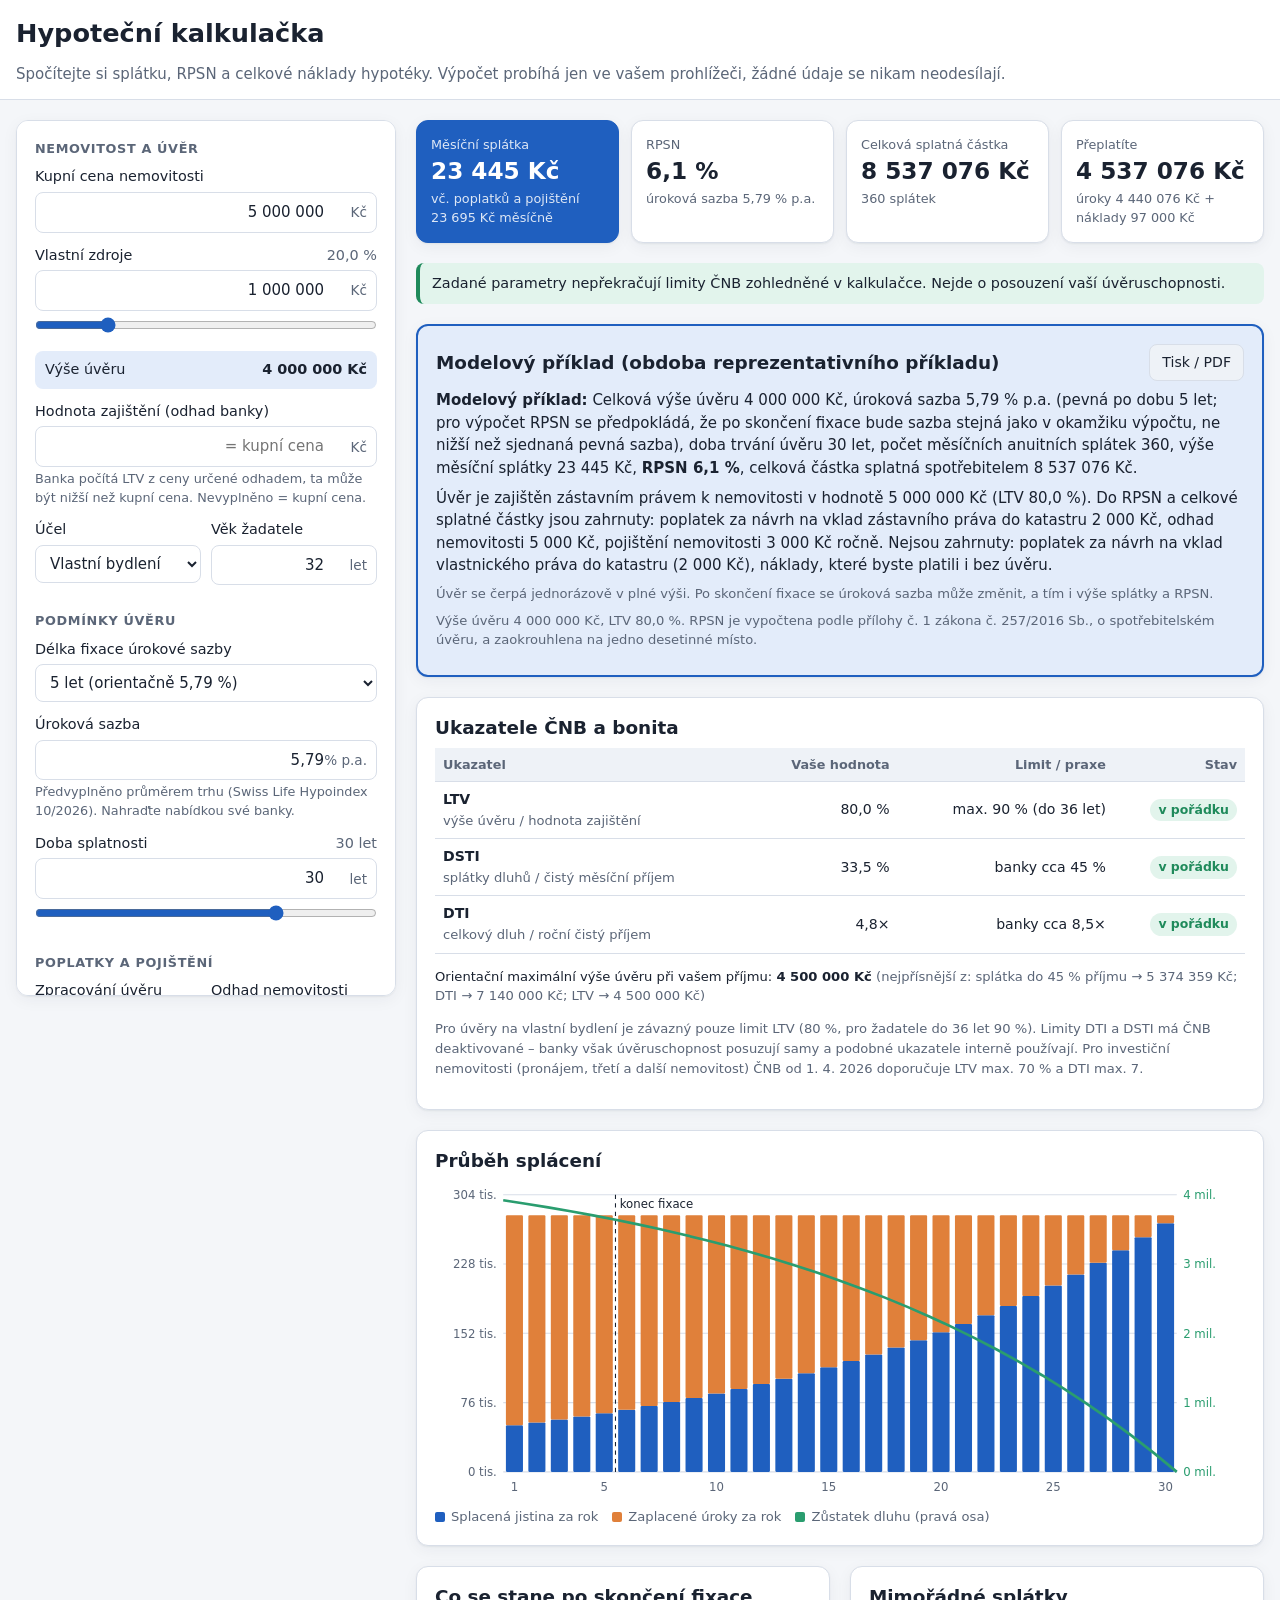
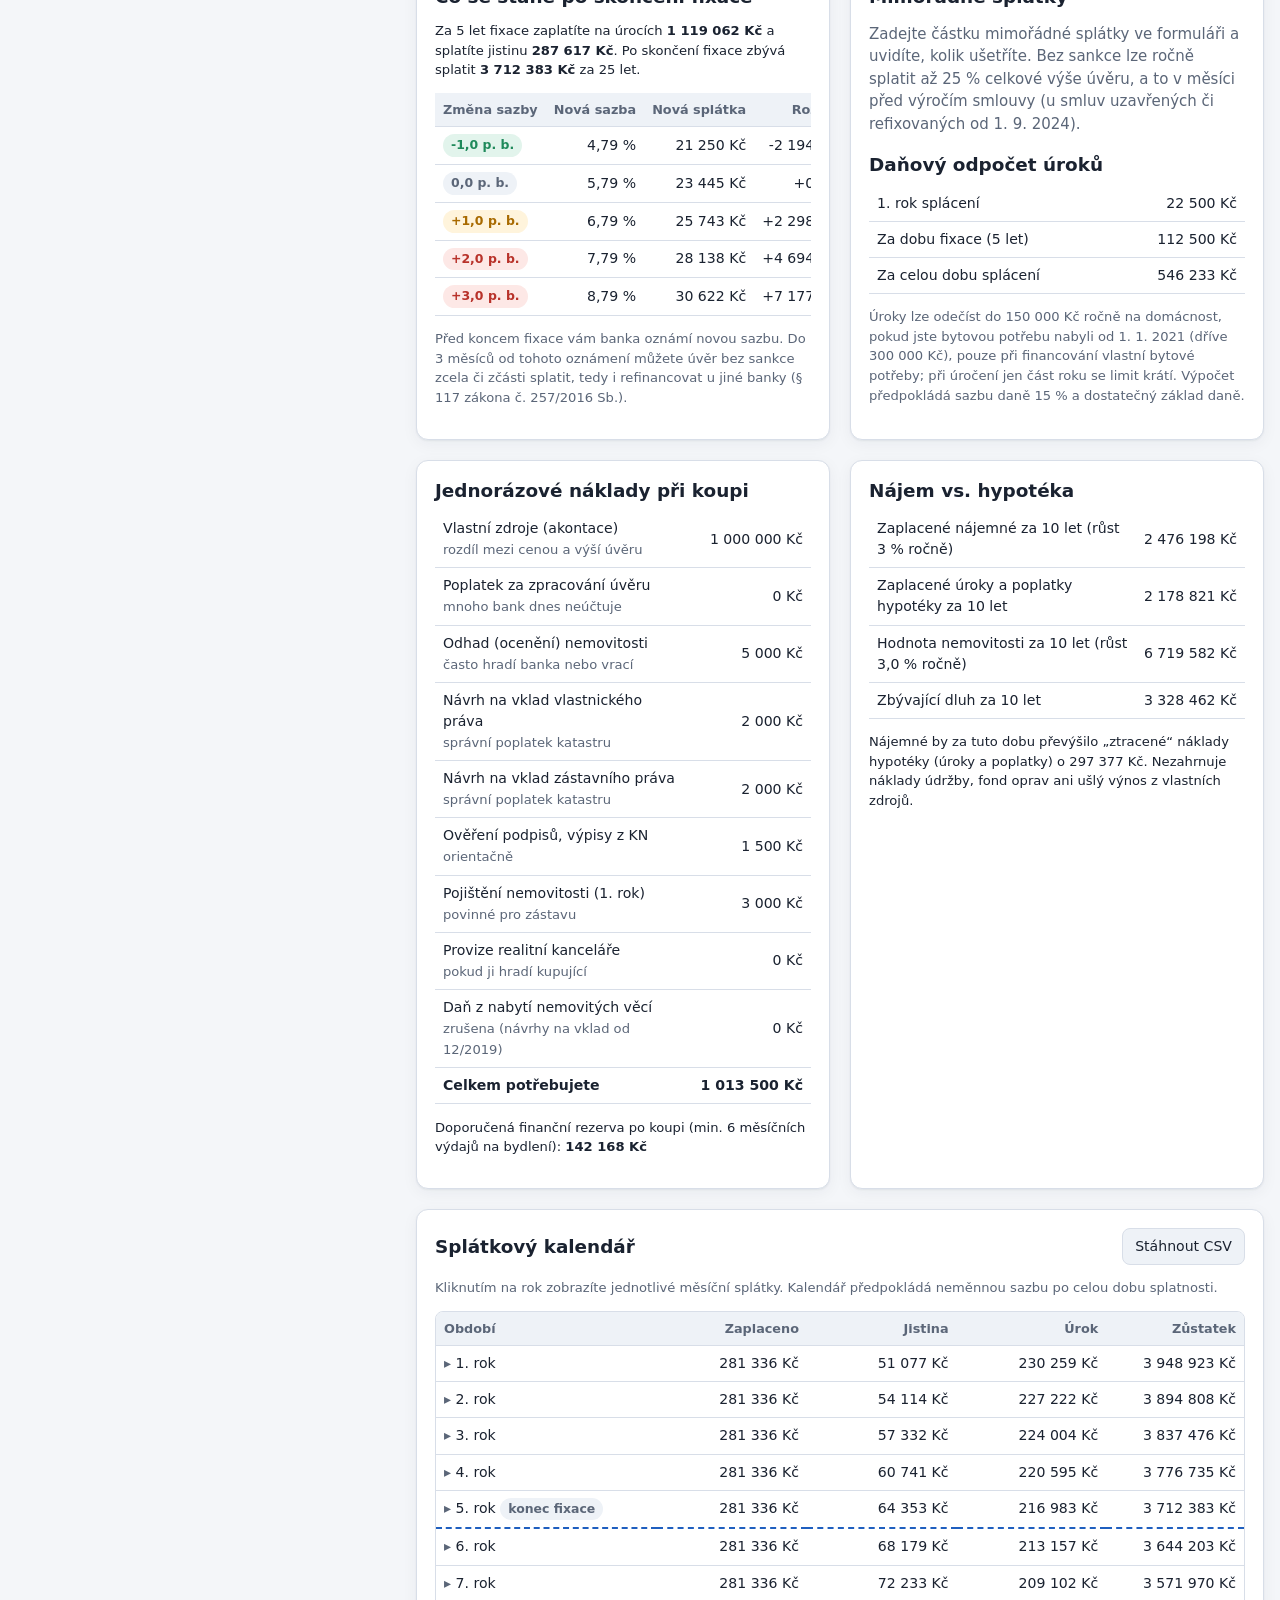
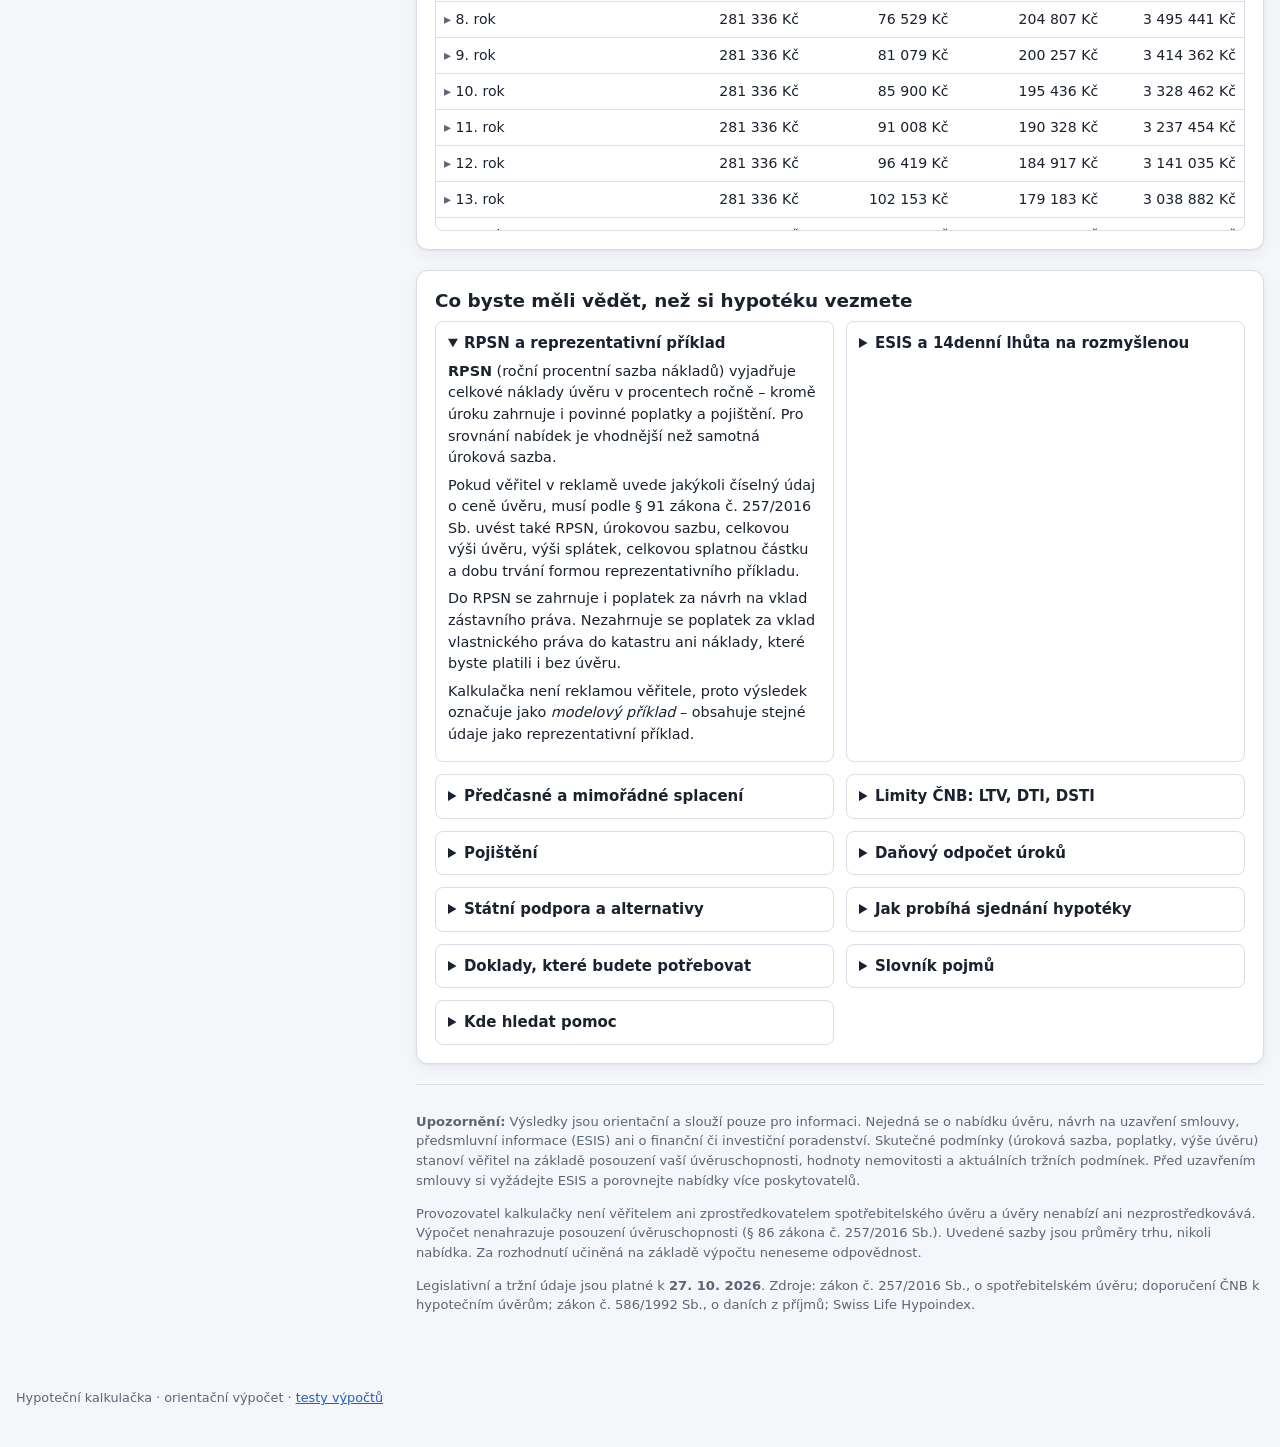
<file: public/index.html>
<!doctype html>
<html lang="cs">
<head>
<meta charset="utf-8">
<meta name="viewport" content="width=device-width, initial-scale=1">
<title>Hypoteční kalkulačka</title>
<meta name="description" content="Orientační hypoteční kalkulačka: splátka, RPSN podle zákona č. 257/2016 Sb., reprezentativní příklad, limity ČNB, splátkový kalendář a další informace k financování bydlení.">
<link rel="icon" href="data:image/svg+xml,%3Csvg xmlns='http://www.w3.org/2000/svg' viewBox='0 0 32 32'%3E%3Cpath d='M16 3 2 15h4v13h8v-8h4v8h8V15h4z' fill='%231f5fbf'/%3E%3C/svg%3E">
<link rel="stylesheet" href="styles.css">
</head>
<body>

<header class="site-header">
  <div class="wrap">
    <h1>Hypoteční kalkulačka</h1>
    <p>Spočítejte si splátku, RPSN a celkové náklady hypotéky. Výpočet probíhá jen ve vašem prohlížeči, žádné údaje se nikam neodesílají.</p>
  </div>
</header>

<div class="wrap layout">

  <!-- ===================== FORMULÁŘ ===================== -->
  <aside class="panel form-panel" aria-label="Parametry hypotéky">
    <form id="form" novalidate>
      <fieldset>
        <legend>Nemovitost a úvěr</legend>
        <div class="field">
          <label for="price">Kupní cena nemovitosti</label>
          <div class="input-unit"><input id="price" inputmode="numeric" data-format="kc" autocomplete="off"><span class="unit">Kč</span></div>
        </div>
        <div class="field">
          <label for="own">Vlastní zdroje <span class="muted" id="ownShare"></span></label>
          <div class="input-unit"><input id="own" inputmode="numeric" data-format="kc" autocomplete="off"><span class="unit">Kč</span></div>
          <input type="range" id="ownRange" min="0" step="10000" aria-label="Vlastní zdroje – posuvník">
        </div>
        <div class="derived"><span>Výše úvěru</span><strong id="loanDerived"></strong></div>
        <div class="field" style="margin-top:12px">
          <label for="collateral">Hodnota zajištění (odhad banky)</label>
          <div class="input-unit"><input id="collateral" inputmode="numeric" data-format="kc" autocomplete="off" placeholder="= kupní cena"><span class="unit">Kč</span></div>
          <div class="hint">Banka počítá LTV z ceny určené odhadem, ta může být nižší než kupní cena. Nevyplněno = kupní cena.</div>
        </div>
        <div class="row2">
          <div class="field">
            <label for="purpose">Účel</label>
            <select id="purpose">
              <option value="own">Vlastní bydlení</option>
              <option value="investment">Investiční (pronájem nebo třetí a další nemovitost)</option>
            </select>
          </div>
          <div class="field">
            <label for="age">Věk žadatele</label>
            <div class="input-unit"><input id="age" inputmode="numeric" autocomplete="off"><span class="unit">let</span></div>
          </div>
        </div>
      </fieldset>

      <fieldset>
        <legend>Podmínky úvěru</legend>
        <div class="field">
          <label for="fix">Délka fixace úrokové sazby</label>
          <select id="fix"></select>
        </div>
        <div class="field">
          <label for="rate">Úroková sazba</label>
          <div class="input-unit"><input id="rate" inputmode="decimal" autocomplete="off"><span class="unit">% p.a.</span></div>
          <div class="hint">Předvyplněno průměrem trhu (<span id="rateSource"></span>). Nahraďte nabídkou své banky.</div>
        </div>
        <div class="field">
          <label for="term">Doba splatnosti <span class="muted" id="termValue"></span></label>
          <div class="input-unit"><input id="term" inputmode="numeric" autocomplete="off"><span class="unit">let</span></div>
          <input type="range" id="termRange" min="5" step="1" aria-label="Doba splatnosti – posuvník">
        </div>
      </fieldset>

      <fieldset>
        <legend>Poplatky a pojištění</legend>
        <div class="row2">
          <div class="field">
            <label for="feeProcessing">Zpracování úvěru</label>
            <div class="input-unit"><input id="feeProcessing" inputmode="numeric" data-format="kc"><span class="unit">Kč</span></div>
          </div>
          <div class="field">
            <label for="feeAppraisal">Odhad nemovitosti</label>
            <div class="input-unit"><input id="feeAppraisal" inputmode="numeric" data-format="kc"><span class="unit">Kč</span></div>
          </div>
        </div>
        <div class="field">
          <label for="feeAccount">Vedení úvěrového účtu</label>
          <div class="input-unit"><input id="feeAccount" inputmode="numeric" data-format="kc"><span class="unit">Kč/měs.</span></div>
        </div>
        <div class="field">
          <label for="insProperty">Pojištění nemovitosti</label>
          <div class="input-unit"><input id="insProperty" inputmode="numeric" data-format="kc"><span class="unit">Kč/rok</span></div>
          <label class="check"><input type="checkbox" id="insPropertyApr"> Pojištění je podmínkou úvěru (i u jiného pojistitele) – započítat do RPSN</label>
        </div>
        <div class="field">
          <label for="insLife">Pojištění schopnosti splácet</label>
          <div class="input-unit"><input id="insLife" inputmode="numeric" data-format="kc"><span class="unit">Kč/měs.</span></div>
          <label class="check"><input type="checkbox" id="insLifeApr"> Je podmínkou úvěru – započítat do RPSN</label>
        </div>
        <div class="field">
          <label for="agentFee">Provize realitní kanceláře</label>
          <div class="input-unit"><input id="agentFee" inputmode="numeric" data-format="kc"><span class="unit">Kč</span></div>
        </div>
      </fieldset>

      <fieldset>
        <legend>Příjmy domácnosti</legend>
        <div class="field">
          <label for="income">Čistý měsíční příjem</label>
          <div class="input-unit"><input id="income" inputmode="numeric" data-format="kc" placeholder="nepovinné"><span class="unit">Kč</span></div>
        </div>
        <div class="row2">
          <div class="field">
            <label for="otherPayments">Jiné splátky</label>
            <div class="input-unit"><input id="otherPayments" inputmode="numeric" data-format="kc"><span class="unit">Kč/měs.</span></div>
          </div>
          <div class="field">
            <label for="otherDebt">Jiné dluhy celkem</label>
            <div class="input-unit"><input id="otherDebt" inputmode="numeric" data-format="kc"><span class="unit">Kč</span></div>
          </div>
        </div>
        <div class="field">
          <label for="taxRate">Sazba daně z příjmů</label>
          <select id="taxRate">
            <option value="0.15">15 %</option>
            <option value="0.23">23 % (příjmy nad 36násobek průměrné mzdy)</option>
          </select>
        </div>
      </fieldset>

      <fieldset>
        <legend>Mimořádné splátky</legend>
        <div class="field">
          <label for="extraYearly">Mimořádná splátka každý rok</label>
          <div class="input-unit"><input id="extraYearly" inputmode="numeric" data-format="kc"><span class="unit">Kč</span></div>
        </div>
        <div class="field">
          <label for="extraMode">Po mimořádné splátce</label>
          <select id="extraMode">
            <option value="term">zkrátit dobu splácení</option>
            <option value="payment">snížit měsíční splátku</option>
          </select>
        </div>
      </fieldset>

      <fieldset>
        <legend>Nájem vs. hypotéka</legend>
        <div class="row2">
          <div class="field">
            <label for="rent">Srovnatelný nájem</label>
            <div class="input-unit"><input id="rent" inputmode="numeric" data-format="kc"><span class="unit">Kč/měs.</span></div>
          </div>
          <div class="field">
            <label for="appreciation">Růst ceny nem.</label>
            <div class="input-unit"><input id="appreciation" inputmode="decimal"><span class="unit">%/rok</span></div>
          </div>
        </div>
      </fieldset>

      <button type="button" id="reset">Obnovit výchozí hodnoty</button>
    </form>
  </aside>

  <!-- ===================== VÝSLEDKY ===================== -->
  <main aria-live="polite">
    <section class="cards" aria-label="Hlavní výsledky">
      <div class="card primary">
        <div class="label">Měsíční splátka</div>
        <div class="value" id="outPayment"></div>
        <div class="sub" id="outPaymentSub"></div>
      </div>
      <div class="card">
        <div class="label">RPSN</div>
        <div class="value" id="outApr"></div>
        <div class="sub" id="outAprSub"></div>
      </div>
      <div class="card">
        <div class="label">Celková splatná částka</div>
        <div class="value" id="outTotal"></div>
        <div class="sub" id="outTotalSub"></div>
      </div>
      <div class="card">
        <div class="label">Přeplatíte</div>
        <div class="value" id="outOver"></div>
        <div class="sub" id="outOverSub"></div>
      </div>
    </section>

    <ul class="alerts" id="alerts"></ul>

    <section class="panel rep-example">
      <div class="panel-head">
        <h2>Modelový příklad (obdoba reprezentativního příkladu)</h2>
        <div class="tabs no-print"><button type="button" id="print">Tisk / PDF</button></div>
      </div>
      <div id="repText"></div>
      <p class="small muted">Výše úvěru <span id="outLoan"></span>, LTV <span id="outLtv"></span>. RPSN je vypočtena podle přílohy č. 1 zákona č. 257/2016 Sb., o spotřebitelském úvěru, a zaokrouhlena na jedno desetinné místo.</p>
    </section>

    <section class="panel">
      <h2>Ukazatele ČNB a bonita</h2>
      <div class="table-scroll">
        <table>
          <thead><tr><th class="text">Ukazatel</th><th>Vaše hodnota</th><th>Limit / praxe</th><th>Stav</th></tr></thead>
          <tbody id="indicators"></tbody>
        </table>
      </div>
      <p class="small" id="affordability"></p>
      <p class="small muted" id="cnbNote"></p>
    </section>

    <section class="panel">
      <h2>Průběh splácení</h2>
      <div class="chart-box">
        <svg id="chart" class="chart" role="img" aria-label="Graf ročního rozdělení splátek na jistinu a úrok a zůstatku dluhu"></svg>
        <div class="chart-tip" id="chartTip"></div>
      </div>
      <div class="legend">
        <span style="--c:var(--principal)">Splacená jistina za rok</span>
        <span style="--c:var(--interest)">Zaplacené úroky za rok</span>
        <span style="--c:var(--balance)">Zůstatek dluhu (pravá osa)</span>
      </div>
    </section>

    <div class="grid2">
      <section class="panel">
        <h2>Co se stane po skončení fixace</h2>
        <p class="small" id="fixSummary"></p>
        <div class="table-scroll">
          <table>
            <thead><tr><th>Změna sazby</th><th>Nová sazba</th><th>Nová splátka</th><th>Rozdíl</th><th>Podíl na příjmu</th></tr></thead>
            <tbody id="stress"></tbody>
          </table>
        </div>
        <p class="small muted">Před koncem fixace vám banka oznámí novou sazbu. Do 3 měsíců od tohoto oznámení můžete úvěr bez sankce zcela či zčásti splatit, tedy i refinancovat u jiné banky (§ 117 zákona č. 257/2016 Sb.).</p>
      </section>

      <section class="panel">
        <h2>Mimořádné splátky</h2>
        <p id="extraResult"></p>
        <h2 style="margin-top:18px">Daňový odpočet úroků</h2>
        <div id="taxBlock">
          <table><tbody id="taxResult"></tbody></table>
          <p class="small muted" id="taxNote"></p>
        </div>
        <p class="small" id="taxInvestNote" hidden>U investiční nemovitosti (pronájem) nelze úroky odečíst jako nezdanitelnou část základu daně. Lze je ale uplatnit jako výdaj u příjmů z nájmu (§ 9 ZDP), pokud nepoužíváte paušální výdaje.</p>
      </section>
    </div>

    <div class="grid2">
      <section class="panel">
        <h2>Jednorázové náklady při koupi</h2>
        <table>
          <tbody id="upfront"></tbody>
          <tfoot><tr><td>Celkem potřebujete</td><td id="upfrontTotal"></td></tr></tfoot>
        </table>
        <p class="small" id="reserve"></p>
      </section>

      <section class="panel">
        <h2>Nájem vs. hypotéka</h2>
        <div id="rentResult"></div>
      </section>
    </div>

    <section class="panel">
      <div class="panel-head">
        <h2>Splátkový kalendář</h2>
        <div class="tabs no-print"><button type="button" id="csv">Stáhnout CSV</button></div>
      </div>
      <p class="small muted">Kliknutím na rok zobrazíte jednotlivé měsíční splátky. Kalendář předpokládá neměnnou sazbu po celou dobu splatnosti.</p>
      <div class="schedule-scroll">
        <table>
          <thead><tr><th>Období</th><th>Zaplaceno</th><th>Jistina</th><th>Úrok</th><th>Zůstatek</th></tr></thead>
          <tbody id="schedule"></tbody>
          <tfoot id="scheduleFoot"></tfoot>
        </table>
      </div>
    </section>

    <section class="panel" id="info">
      <h2>Co byste měli vědět, než si hypotéku vezmete</h2>
      <div class="info-grid" id="infoGrid"></div>
    </section>

    <section class="disclaimer">
      <p><strong>Upozornění:</strong> Výsledky jsou orientační a slouží pouze pro informaci. Nejedná se o nabídku úvěru, návrh na uzavření smlouvy, předsmluvní informace (ESIS) ani o finanční či investiční poradenství. Skutečné podmínky (úroková sazba, poplatky, výše úvěru) stanoví věřitel na základě posouzení vaší úvěruschopnosti, hodnoty nemovitosti a aktuálních tržních podmínek. Před uzavřením smlouvy si vyžádejte ESIS a porovnejte nabídky více poskytovatelů.</p>
      <p>Provozovatel kalkulačky není věřitelem ani zprostředkovatelem spotřebitelského úvěru a úvěry nenabízí ani nezprostředkovává. Výpočet nenahrazuje posouzení úvěruschopnosti (§ 86 zákona č. 257/2016 Sb.). Uvedené sazby jsou průměry trhu, nikoli nabídka. Za rozhodnutí učiněná na základě výpočtu neneseme odpovědnost.</p>
      <p>Legislativní a tržní údaje jsou platné k <strong id="validAt"></strong>. Zdroje: zákon č. 257/2016 Sb., o spotřebitelském úvěru; doporučení ČNB k hypotečním úvěrům; zákon č. 586/1992 Sb., o daních z příjmů; Swiss Life Hypoindex.</p>
    </section>
  </main>
</div>

<footer class="site-footer">
  <div class="wrap">Hypoteční kalkulačka · orientační výpočet · <a href="tests.html">testy výpočtů</a></div>
</footer>

<script src="js/config.js"></script>
<script src="js/calc.js"></script>
<script src="js/info.js"></script>
<script src="js/app.js"></script>
</body>
</html>
</file>
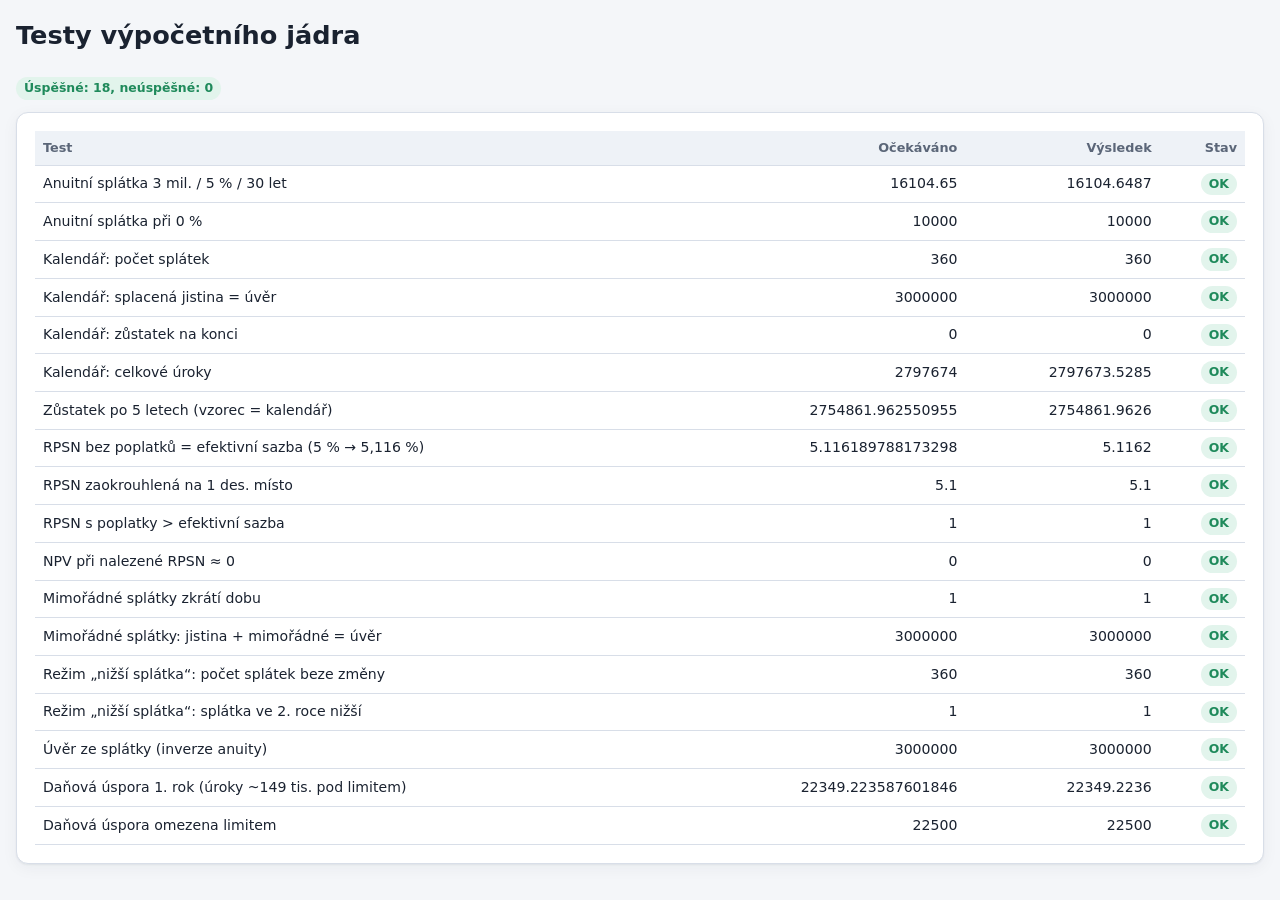
<file: public/tests.html>
<!doctype html>
<html lang="cs">
<head>
<meta charset="utf-8">
<meta name="viewport" content="width=device-width, initial-scale=1">
<title>Testy výpočtů</title>
<link rel="stylesheet" href="styles.css">
</head>
<body>
<div class="wrap" style="padding-top:20px">
  <h1>Testy výpočetního jádra</h1>
  <p id="summary" class="muted">Probíhá…</p>
  <div class="panel table-scroll">
    <table>
      <thead><tr><th class="text">Test</th><th>Očekáváno</th><th>Výsledek</th><th>Stav</th></tr></thead>
      <tbody id="out"></tbody>
    </table>
  </div>
</div>
<script src="js/calc.js"></script>
<script>
(function () {
  var C = window.HypoCalc;
  var out = document.getElementById('out');
  var passed = 0, failed = 0;

  function check(name, expected, actual, tol) {
    var ok = Math.abs(expected - actual) <= (tol || 0);
    ok ? passed++ : failed++;
    var tr = document.createElement('tr');
    tr.innerHTML = '<td class="text"></td><td></td><td></td><td><span class="status ' + (ok ? 'ok' : 'bad') + '">' + (ok ? 'OK' : 'CHYBA') + '</span></td>';
    tr.children[0].textContent = name;
    tr.children[1].textContent = expected;
    tr.children[2].textContent = Math.round(actual * 10000) / 10000;
    out.appendChild(tr);
  }

  // Anuita: 3 000 000 Kč, 5 % p.a., 30 let → 16 104,65 Kč
  check('Anuitní splátka 3 mil. / 5 % / 30 let', 16104.65, C.annuity(3000000, 5, 360), 0.01);
  // Nulová sazba
  check('Anuitní splátka při 0 %', 10000, C.annuity(1200000, 0, 120), 1e-9);

  // Kalendář: součet jistiny = úvěr, zůstatek na konci 0
  var rows = C.schedule({ principal: 3000000, rate: 5, months: 360 });
  check('Kalendář: počet splátek', 360, rows.length);
  check('Kalendář: splacená jistina = úvěr', 3000000, C.sum(rows, 'principal'), 0.01);
  check('Kalendář: zůstatek na konci', 0, rows[rows.length - 1].balance, 0.01);
  check('Kalendář: celkové úroky', 16104.65 * 360 - 3000000, C.sum(rows, 'interest'), 2);

  // Zůstatek po fixaci – analyticky vs. z kalendáře
  check('Zůstatek po 5 letech (vzorec = kalendář)', rows[59].balance, C.balanceAfter(3000000, 5, 360, 60), 0.01);

  // RPSN bez poplatků = efektivní roční sazba (1 + i/12)^12 − 1
  var eff = (Math.pow(1 + 0.05 / 12, 12) - 1) * 100;
  check('RPSN bez poplatků = efektivní sazba (5 % → 5,116 %)', eff, C.apr(C.aprFlows(3000000, 5, 360, {})), 1e-6);
  check('RPSN zaokrouhlená na 1 des. místo', 5.1, C.aprRounded(3000000, 5, 360, {}), 1e-9);

  // RPSN s poplatky musí být vyšší
  var withFees = C.apr(C.aprFlows(3000000, 5, 360, { upfront: 15000, monthly: 150 }));
  check('RPSN s poplatky > efektivní sazba', 1, withFees > eff ? 1 : 0);

  // Kontrola RPSN přes čistou současnou hodnotu: při nalezené RPSN je NPV ≈ 0
  var flows = C.aprFlows(2500000, 4.89, 300, { upfront: 9000, monthly: 349 });
  var x = C.apr(flows) / 100;
  var npv = flows.reduce(function (a, f) { return a + f.amount * Math.pow(1 + x, -f.t); }, 0);
  check('NPV při nalezené RPSN ≈ 0', 0, npv, 1e-4);

  // Mimořádné splátky – zkrácení doby
  var shorter = C.schedule({ principal: 3000000, rate: 5, months: 360, extraYearly: 100000, extraMode: 'term' });
  check('Mimořádné splátky zkrátí dobu', 1, shorter.length < 360 ? 1 : 0);
  check('Mimořádné splátky: jistina + mimořádné = úvěr', 3000000, C.sum(shorter, 'principal') + C.sum(shorter, 'extra'), 0.01);
  // Mimořádné splátky – snížení splátky
  var lower = C.schedule({ principal: 3000000, rate: 5, months: 360, extraYearly: 20000, extraMode: 'payment' });
  check('Režim „nižší splátka“: počet splátek beze změny', 360, lower.length);
  check('Režim „nižší splátka“: splátka ve 2. roce nižší', 1, lower[12].payment < rows[12].payment ? 1 : 0);

  // Obrácená úloha: výše úvěru ze splátky
  check('Úvěr ze splátky (inverze anuity)', 3000000, C.principalFromPayment(C.annuity(3000000, 5, 360), 5, 360), 0.01);

  // Daňový odpočet s limitem
  var ys = C.yearly(rows);
  var tax = C.taxSavings(ys, 150000, 0.15);
  check('Daňová úspora 1. rok (úroky ~149 tis. pod limitem)', Math.min(ys[0].interest, 150000) * 0.15, tax[0], 1e-6);
  check('Daňová úspora omezena limitem', 22500, C.taxSavings([{ interest: 400000 }], 150000, 0.15)[0], 1e-9);

  document.getElementById('summary').textContent = 'Úspěšné: ' + passed + ', neúspěšné: ' + failed;
  document.getElementById('summary').className = failed ? 'status bad' : 'status ok';
})();
</script>
</body>
</html>
</file>
<file: public/styles.css>
:root {
  --bg: #f4f6f9;
  --surface: #ffffff;
  --surface-2: #eef2f7;
  --text: #1a2230;
  --muted: #5b6678;
  --border: #d8dee8;
  --accent: #1f5fbf;
  --accent-soft: #e3ecfa;
  --principal: #1f5fbf;
  --interest: #e0803a;
  --balance: #2a9d6f;
  --ok: #1f8a5b;
  --ok-soft: #e2f4ec;
  --warn: #a86a00;
  --warn-soft: #fff4dc;
  --bad: #b8322a;
  --bad-soft: #fde8e6;
  --radius: 12px;
  --shadow: 0 1px 2px rgba(20, 30, 50, .06), 0 4px 16px rgba(20, 30, 50, .05);
  color-scheme: light;
}

@media (prefers-color-scheme: dark) {
  :root {
    --bg: #0f141c;
    --surface: #171e29;
    --surface-2: #1f2835;
    --text: #e6ebf2;
    --muted: #9aa6b8;
    --border: #2c3747;
    --accent: #6ea2ff;
    --accent-soft: #1d2d48;
    --principal: #6ea2ff;
    --interest: #f0a060;
    --balance: #4fc79a;
    --ok: #4fc79a;
    --ok-soft: #173326;
    --warn: #f0b84a;
    --warn-soft: #3a2e14;
    --bad: #ff7a70;
    --bad-soft: #3d1c1a;
    --shadow: none;
    color-scheme: dark;
  }
}

* { box-sizing: border-box; }

html { -webkit-text-size-adjust: 100%; }

body {
  margin: 0;
  background: var(--bg);
  color: var(--text);
  font: 15px/1.5 "Segoe UI", system-ui, -apple-system, Roboto, Arial, sans-serif;
}

a { color: var(--accent); }

h1, h2, h3 { line-height: 1.25; margin: 0 0 .5em; }
h1 { font-size: 1.6rem; }
h2 { font-size: 1.15rem; }
h3 { font-size: 1rem; }

.site-header {
  background: var(--surface);
  border-bottom: 1px solid var(--border);
}
.site-header .wrap { padding-top: 18px; padding-bottom: 14px; }
.site-header p { margin: 0; color: var(--muted); }

.wrap { max-width: 1280px; margin: 0 auto; padding: 0 16px; }

.layout {
  display: grid;
  grid-template-columns: minmax(300px, 380px) minmax(0, 1fr);
  gap: 20px;
  padding-top: 20px;
  padding-bottom: 40px;
  align-items: start;
}

.panel {
  background: var(--surface);
  border: 1px solid var(--border);
  border-radius: var(--radius);
  box-shadow: var(--shadow);
  padding: 18px;
  margin-bottom: 20px;
  min-width: 0;
}

.form-panel { position: sticky; top: 12px; max-height: calc(100vh - 24px); overflow: auto; }

fieldset { border: 0; padding: 0; margin: 0 0 14px; min-width: 0; }
legend {
  font-weight: 600;
  font-size: .8rem;
  text-transform: uppercase;
  letter-spacing: .05em;
  color: var(--muted);
  padding: 0;
  margin-bottom: 8px;
}

.field { margin-bottom: 12px; }
.field label { display: flex; justify-content: space-between; gap: 8px; font-size: .9rem; margin-bottom: 4px; }
.field .hint { font-size: .8rem; color: var(--muted); margin-top: 2px; }

.input-unit { position: relative; display: flex; }
.input-unit input, .field select {
  width: 100%;
  padding: 8px 10px;
  border: 1px solid var(--border);
  border-radius: 8px;
  background: var(--surface);
  color: var(--text);
  font: inherit;
}
.input-unit input { padding-right: 52px; text-align: right; }
.input-unit .unit {
  position: absolute; right: 10px; top: 50%; transform: translateY(-50%);
  color: var(--muted); font-size: .85rem; pointer-events: none;
}
input:focus-visible, select:focus-visible, button:focus-visible, summary:focus-visible {
  outline: 2px solid var(--accent);
  outline-offset: 2px;
}
input[type=range] { width: 100%; accent-color: var(--accent); margin: 6px 0 0; }
.check { display: flex; align-items: flex-start; gap: 8px; font-size: .85rem; color: var(--muted); margin-top: 4px; }
.check input { margin-top: 3px; accent-color: var(--accent); }

.row2 { display: grid; grid-template-columns: 1fr 1fr; gap: 10px; }

.derived {
  background: var(--accent-soft);
  border-radius: 8px;
  padding: 8px 10px;
  font-size: .9rem;
  display: flex; justify-content: space-between; gap: 8px;
}

.cards { display: grid; grid-template-columns: repeat(auto-fit, minmax(190px, 1fr)); gap: 12px; margin-bottom: 20px; }
.card {
  background: var(--surface);
  border: 1px solid var(--border);
  border-radius: var(--radius);
  padding: 14px;
  box-shadow: var(--shadow);
  min-width: 0;
}
.card .label { font-size: .8rem; color: var(--muted); }
.card .value { font-size: 1.45rem; font-weight: 700; font-variant-numeric: tabular-nums; white-space: nowrap; }
.card .sub { font-size: .8rem; color: var(--muted); }
.card.primary { background: var(--accent); border-color: var(--accent); color: #fff; }
.card.primary .label, .card.primary .sub { color: rgba(255,255,255,.85); }
@media (prefers-color-scheme: dark) { .card.primary { color: #0f141c; } .card.primary .label, .card.primary .sub { color: rgba(15,20,28,.8); } }

.alerts { list-style: none; padding: 0; margin: 0 0 20px; display: grid; gap: 8px; }
.alerts li { padding: 10px 12px; border-radius: 8px; font-size: .9rem; border-left: 4px solid; }
.alerts .warn { background: var(--warn-soft); border-color: var(--warn); }
.alerts .bad { background: var(--bad-soft); border-color: var(--bad); }
.alerts .ok { background: var(--ok-soft); border-color: var(--ok); }

.rep-example {
  border: 2px solid var(--accent);
  background: var(--accent-soft);
}
.rep-example p { margin: 0 0 .5em; }

table { width: 100%; border-collapse: collapse; font-size: .88rem; font-variant-numeric: tabular-nums; }
th, td { padding: 7px 8px; border-bottom: 1px solid var(--border); text-align: right; white-space: nowrap; }
th:first-child, td:first-child { text-align: left; }
thead th { color: var(--muted); font-weight: 600; font-size: .8rem; background: var(--surface-2); position: sticky; top: 0; }
td.text, th.text { text-align: left; white-space: normal; }
tfoot td { font-weight: 700; }
.table-scroll { overflow-x: auto; max-width: 100%; }
.schedule-scroll { max-height: 520px; overflow: auto; border: 1px solid var(--border); border-radius: 8px; }

.status { display: inline-block; padding: 2px 8px; border-radius: 999px; font-size: .78rem; font-weight: 600; }
.status.ok { background: var(--ok-soft); color: var(--ok); }
.status.warn { background: var(--warn-soft); color: var(--warn); }
.status.bad { background: var(--bad-soft); color: var(--bad); }
.status.info { background: var(--surface-2); color: var(--muted); }

.muted { color: var(--muted); }
.small { font-size: .82rem; }
.num { font-variant-numeric: tabular-nums; }

.panel-head { display: flex; justify-content: space-between; align-items: center; gap: 10px; flex-wrap: wrap; margin-bottom: 8px; }
.panel-head h2 { margin: 0; }

button, .btn {
  font: inherit;
  font-size: .88rem;
  padding: 7px 12px;
  border-radius: 8px;
  border: 1px solid var(--border);
  background: var(--surface-2);
  color: var(--text);
  cursor: pointer;
}
button:hover { border-color: var(--accent); }

.tabs { display: flex; gap: 6px; flex-wrap: wrap; }
.tabs button[aria-pressed=true] { background: var(--accent); border-color: var(--accent); color: #fff; }

.chart { width: 100%; height: auto; display: block; }
.legend { display: flex; flex-wrap: wrap; gap: 14px; font-size: .82rem; color: var(--muted); margin-top: 6px; }
.legend span::before { content: ""; display: inline-block; width: 10px; height: 10px; border-radius: 2px; margin-right: 6px; vertical-align: -1px; background: var(--c); }
.chart-tip {
  position: absolute; pointer-events: none; background: var(--surface); border: 1px solid var(--border);
  border-radius: 8px; padding: 8px 10px; font-size: .8rem; box-shadow: var(--shadow); white-space: nowrap; display: none; z-index: 5;
}
.chart-box { position: relative; }

.grid2 { display: grid; grid-template-columns: 1fr 1fr; gap: 20px; }

.info-grid { display: grid; grid-template-columns: repeat(2, minmax(0, 1fr)); gap: 12px; }
details.info { border: 1px solid var(--border); border-radius: 8px; padding: 10px 12px; background: var(--surface); }
details.info summary { cursor: pointer; font-weight: 600; }
details.info[open] summary { margin-bottom: 6px; }
details.info p, details.info ul { margin: .4em 0; font-size: .9rem; }
details.info ul { padding-left: 1.2em; }

.year-row { cursor: pointer; }
.year-row td:first-child::before { content: "▸ "; color: var(--muted); }
.year-row.open td:first-child::before { content: "▾ "; }
.month-row td { background: var(--surface-2); font-size: .82rem; }
.fix-end td { border-bottom: 2px dashed var(--accent); }

.disclaimer { font-size: .82rem; color: var(--muted); border-top: 1px solid var(--border); padding-top: 14px; }

.site-footer { padding: 20px 0 40px; color: var(--muted); font-size: .8rem; }

@media (max-width: 1020px) {
  .layout { grid-template-columns: minmax(0, 1fr); }
  .form-panel { position: static; max-height: none; }
}
@media (max-width: 640px) {
  .grid2, .info-grid { grid-template-columns: minmax(0, 1fr); }
  .card .value { font-size: 1.2rem; }
  h1 { font-size: 1.3rem; }
}

@media print {
  body { background: #fff; color: #000; }
  .form-panel, .no-print, .tabs, button { display: none !important; }
  .layout { grid-template-columns: 1fr; }
  .panel, .card { box-shadow: none; break-inside: avoid; }
  .schedule-scroll { max-height: none; overflow: visible; }
}
</file>
